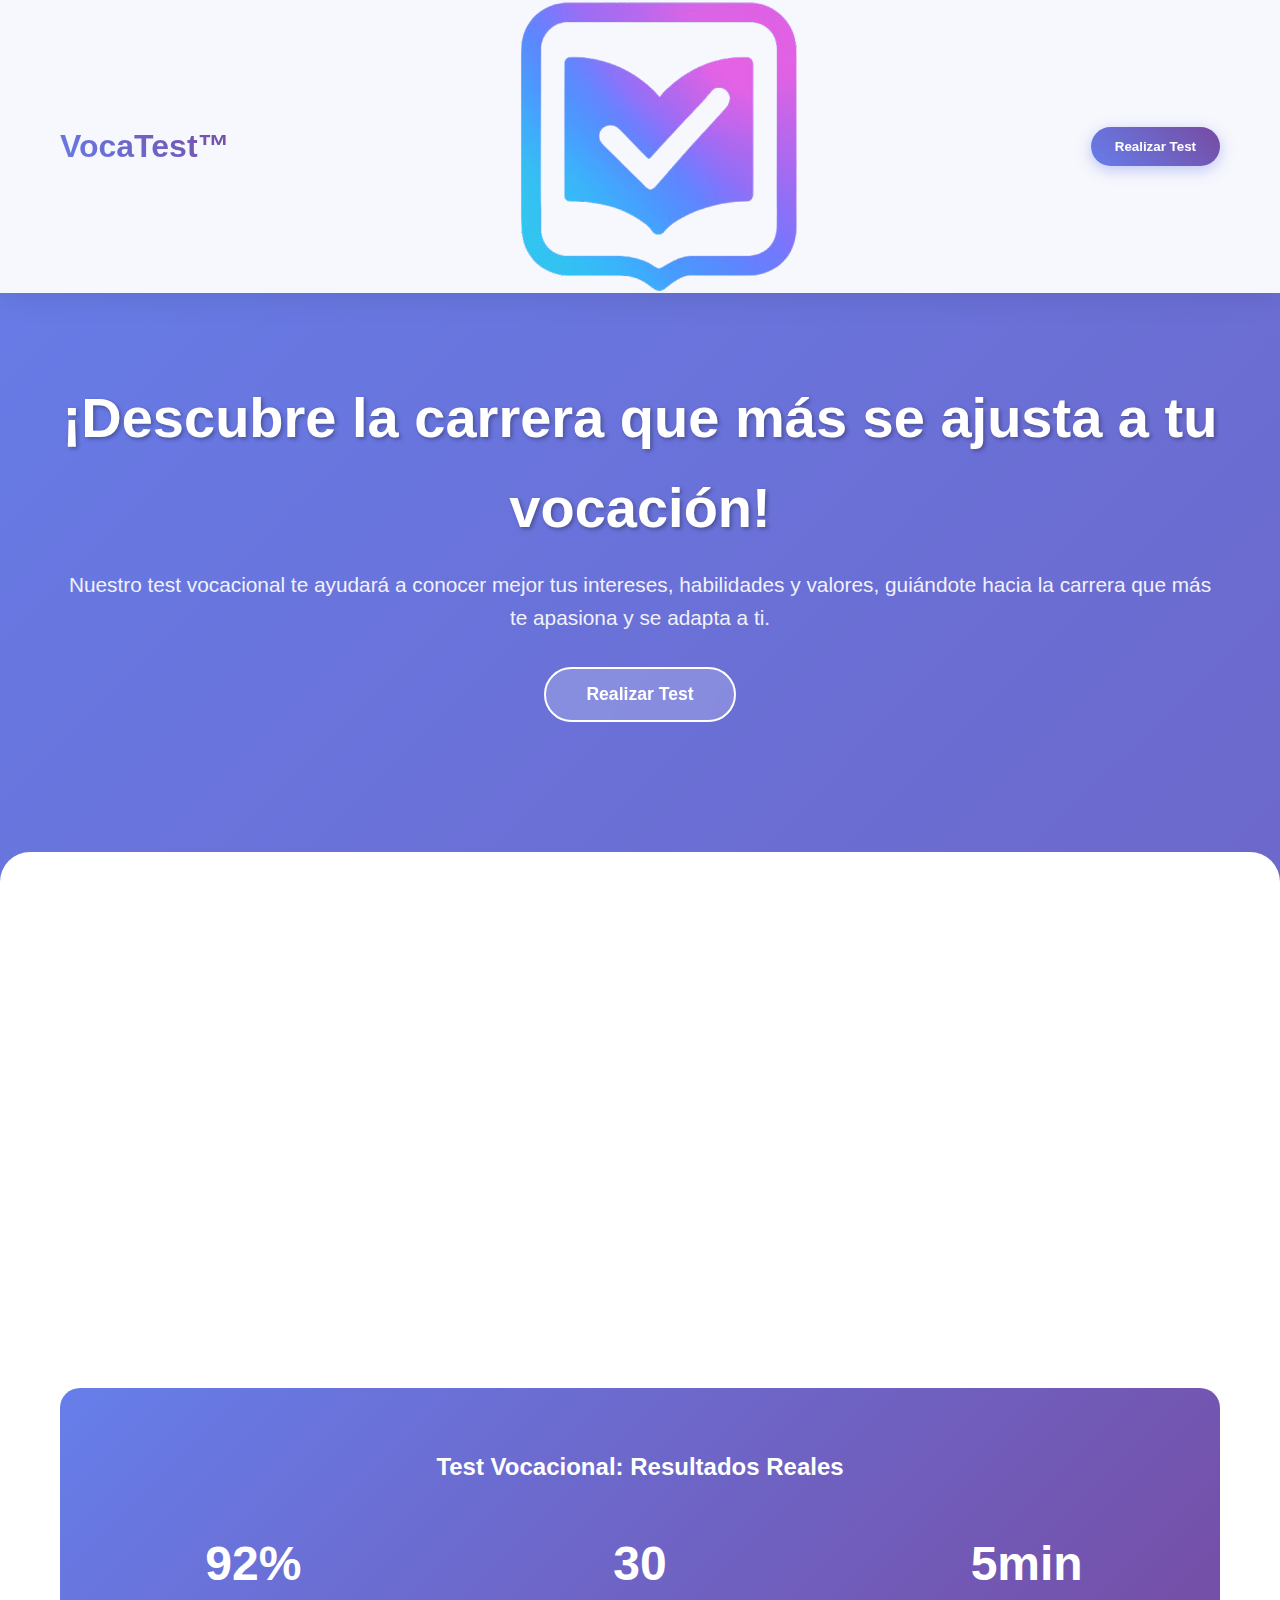
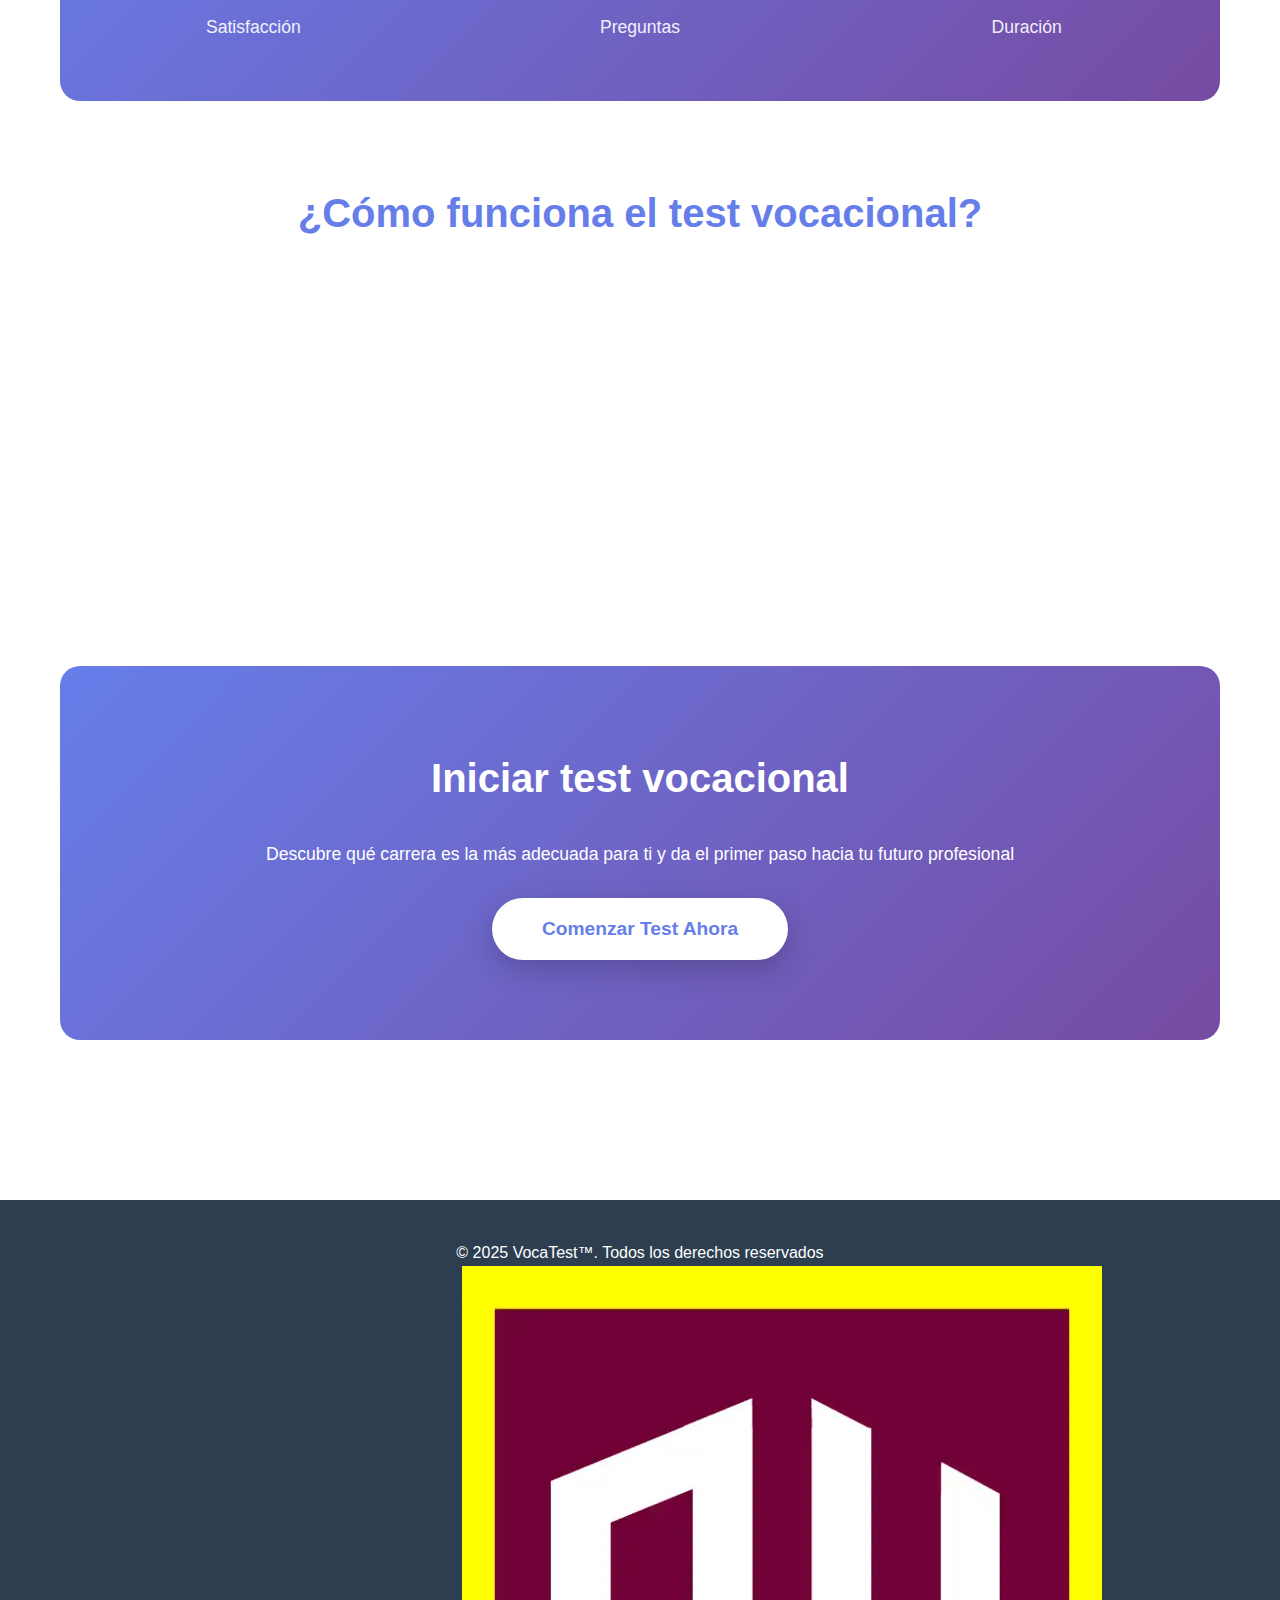
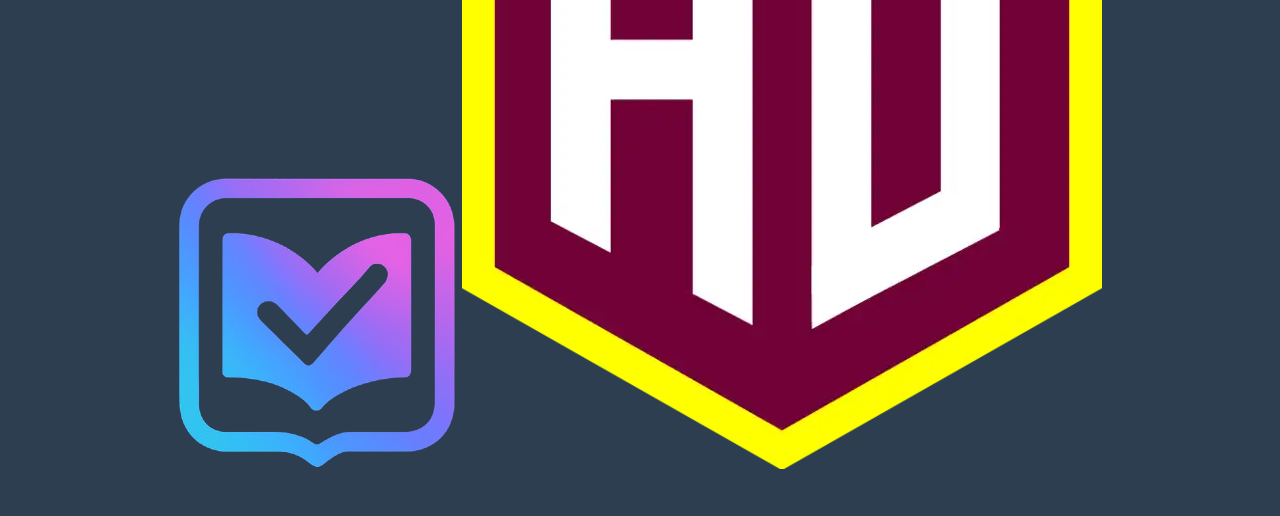
<file: index.html>
<!DOCTYPE html>
<html lang="es">
<head>
    <meta charset="UTF-8">
    <meta name="viewport" content="width=device-width, initial-scale=1.0">
    <title>VocaTest - Descubre tu vocación</title>
    <link rel="icon" href="src/assets/images/favicon/logo.png" type="image/png">
    
    <link rel="stylesheet" href="src/styles/main.css">

</head>
<body>
    <header>
        <nav class="container">
            <div class="logo">VocaTest™</div>
            <img src="src/assets/images/favicon/logo.png" alt="Logo VocaTest" class="logo-img">
            <button class="nav-btn" onclick="startTest()">Realizar Test</button>
        </nav>
    </header>

    <section class="hero">
        <div class="container">
            <h1>¡Descubre la carrera que más se ajusta a tu vocación!</h1>
            <p>Nuestro test vocacional te ayudará a conocer mejor tus intereses, habilidades y valores, guiándote hacia la carrera que más te apasiona y se adapta a ti.</p>
            <button class="hero-btn" onclick="scrollToTest()">Realizar Test</button>
        </div>
    </section>

    <main>
        <div class="container">
            <section class="cards-section">
                <div class="cards-grid">
                    <div class="card fade-in">
                        <h3>¡Descubre tu vocación en minutos!</h3>
                        <p>Con este test vocacional podrás encontrar la carrera que se alinea con tus intereses y fortalezas profesionales.</p>
                    </div>
                    <div class="card fade-in">
                        <h3>Perspectivas que cambian tu futuro</h3>
                        <div class="highlight">92%</div>
                        <p>de los participantes han logrado encontrar una carrera más satisfactoria tras realizar nuestro test vocacional.</p>
                    </div>
                    <div class="card fade-in">
                        <h3>Tu carrera ideal te espera</h3>
                        <div class="highlight">30</div>
                        <p><strong>preguntas</strong> diseñadas para identificar tus intereses, aptitudes y preferencias profesionales.</p>
                    </div>
                </div>
            </section>

            <section class="stats-section">
                <div class="container">
                    <h2>Test Vocacional: Resultados Reales</h2>
                    <div class="stats-grid">
                        <div class="stat-item">
                            <div class="stat-number">92%</div>
                            <div class="stat-label">Satisfacción</div>
                        </div>
                        <div class="stat-item">
                            <div class="stat-number">30</div>
                            <div class="stat-label">Preguntas</div>
                        </div>
                        <div class="stat-item">
                            <div class="stat-number">5min</div>
                            <div class="stat-label">Duración</div>
                        </div>
                    </div>
                </div>
            </section>

            <section class="how-it-works">
                <h2>¿Cómo funciona el test vocacional?</h2>
                <div class="steps">
                    <div class="step fade-in">
                        <div class="step-number">1</div>
                        <h3>Prepárate</h3>
                        <p>Busca un lugar tranquilo donde puedas reflexionar sobre tus intereses y valores personales para dar respuestas honestas.</p>
                    </div>
                    <div class="step fade-in">
                        <div class="step-number">2</div>
                        <h3>Realiza el test</h3>
                        <p>Responde a 30 preguntas diseñadas para evaluar tus preferencias, habilidades y aspiraciones profesionales.</p>
                    </div>
                    <div class="step fade-in">
                        <div class="step-number">3</div>
                        <h3>Recibe tus resultados</h3>
                        <p>Descubre las carreras que mejor se adaptan a tu perfil y las oportunidades que puedes explorar para tu futuro profesional.</p>
                    </div>
                </div>
            </section>

            <section class="cta-section" id="test-section">
                <div class="container">
                    <h2>Iniciar test vocacional</h2>
                    <p style="margin-bottom: 30px; font-size: 1.1rem;">Descubre qué carrera es la más adecuada para ti y da el primer paso hacia tu futuro profesional</p>
                    <button class="cta-btn" onclick="startTest()">Comenzar Test Ahora</button>
                </div>
            </section>
        </div>
    </main>

    <footer>
        <div class="container">
            <p>&copy; 2025 VocaTest™. Todos los derechos reservados</p>
            <div class="container-logos">
                <img src="src/assets/images/favicon/logo.png" alt="Logo VocaTest" class="footer-logo">
                <img src="src/assets/images/logo/logo-iee_alfonso_ugarte.png" alt="Logo IEE Alfonso Ugarte" class="footer-logo">
            </div>
        </div>
    </footer>

    <script src="src/scripts/main.js"></script>

</body>
</html>
</file>
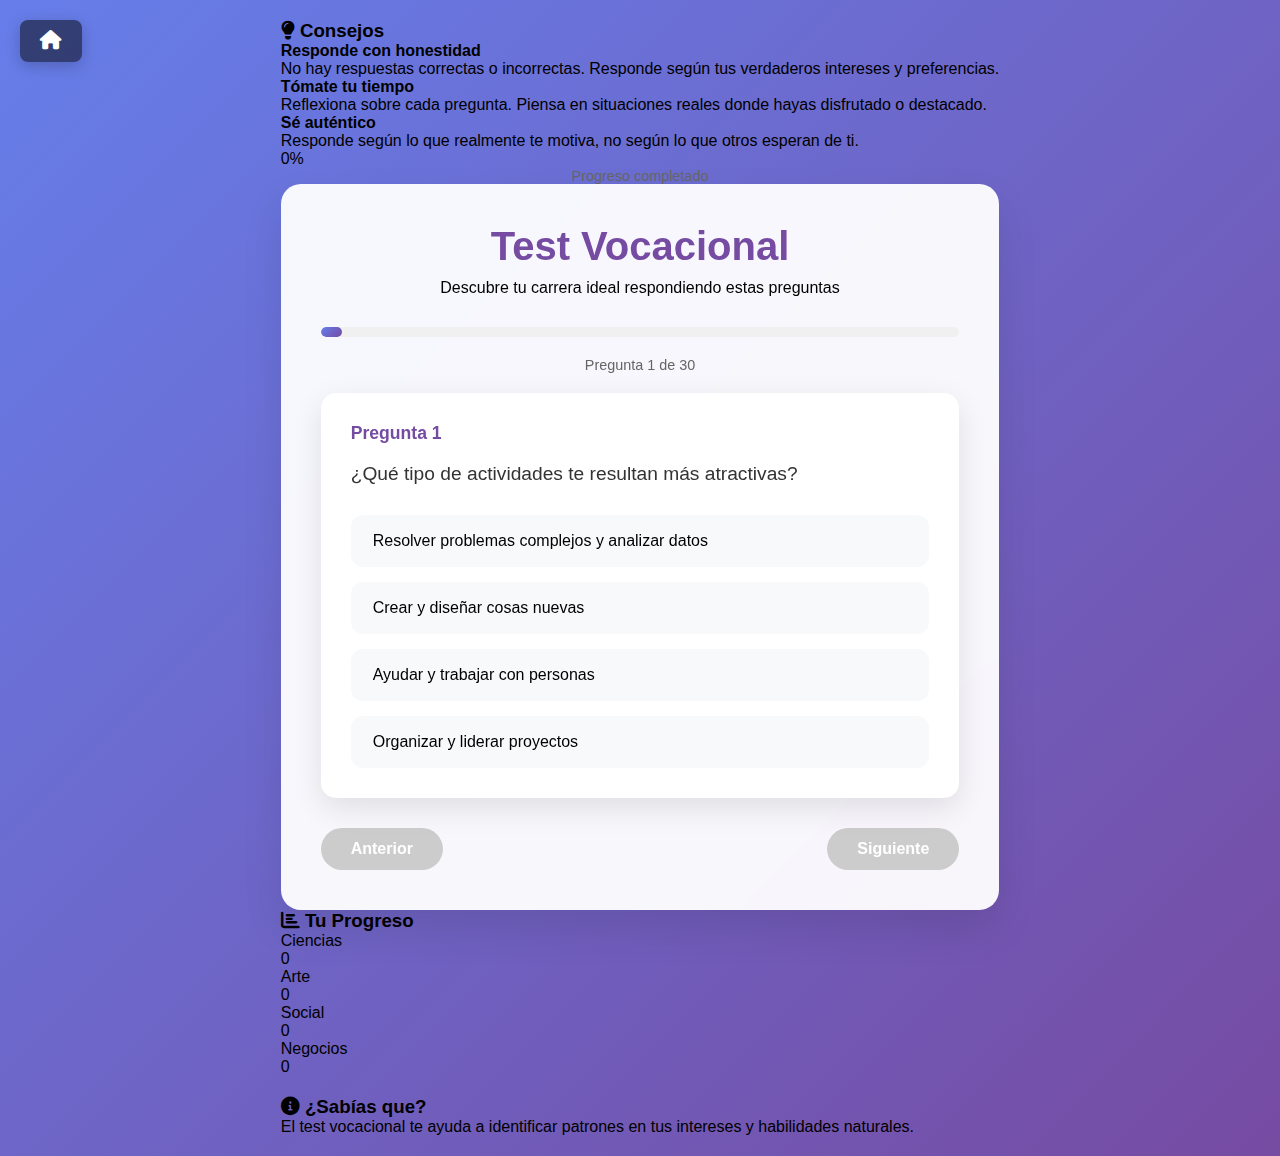
<file: test.html>
<!DOCTYPE html>
<html lang="es">
<head>
    <meta charset="UTF-8">
    <meta name="viewport" content="width=device-width, initial-scale=1.0">
    <title>Test Vocacional</title>
    <link rel="icon" href="src/assets/images/favicon/logo.png" type="image/png">
    <link rel="stylesheet" href="https://cdnjs.cloudflare.com/ajax/libs/font-awesome/6.0.0-beta3/css/all.min.css">

    <link rel="stylesheet" href="src/styles/test.css">

</head>
<body>

    <a href="index.html" class="back-home"><i class="fa-solid fa-house"></i></a>

    <div class="main-layout">
        <!-- Panel Izquierdo -->
        <div class="side-panel" id="left-panel">
            <h3><i class="fas fa-lightbulb"></i> Consejos</h3>
            <div class="info-item">
                <h4>Responde con honestidad</h4>
                <p>No hay respuestas correctas o incorrectas. Responde según tus verdaderos intereses y preferencias.</p>
            </div>
            <div class="info-item">
                <h4>Tómate tu tiempo</h4>
                <p>Reflexiona sobre cada pregunta. Piensa en situaciones reales donde hayas disfrutado o destacado.</p>
            </div>
            <div class="info-item">
                <h4>Sé auténtico</h4>
                <p>Responde según lo que realmente te motiva, no según lo que otros esperan de ti.</p>
            </div>
            
            <div class="stats-circle" id="completion-circle">0%</div>
            <p style="text-align: center; color: #666; font-size: 0.9rem;">Progreso completado</p>
        </div>

        <!-- Contenedor Principal -->
        <div class="container">
            <div class="test-header">
                <h1>Test Vocacional</h1>
                <p>Descubre tu carrera ideal respondiendo estas preguntas</p>
            </div>

            <div id="test-container">
                <div class="progress-container">
                    <div class="progress-bar" id="progress-bar"></div>
                </div>
                <div class="progress-text" id="progress-text">Pregunta 1 de 10</div>

                <div class="question-card" id="question-card">
                    <div class="question-number" id="question-number">Pregunta 1</div>
                    <div class="question-text" id="question-text"></div>
                    <div class="options-container" id="options-container"></div>
                </div>

                <div class="navigation">
                    <button class="nav-btn" id="prev-btn" onclick="previousQuestion()" disabled>Anterior</button>
                    <button class="nav-btn" id="next-btn" onclick="nextQuestion()" disabled>Siguiente</button>
                </div>
            </div>

            <div class="results-container" id="results-container">
                <div class="result-card">
                    <h2 class="result-title" id="result-title"></h2>
                    <p class="result-description" id="result-description"></p>
                    
                    <div class="result-stats" id="result-stats"></div>
                    
                    <div class="career-list" id="career-list"></div>
                    
                    <div class="recommendations" id="recommendations">
                        <h3><i class="fas fa-star"></i> Recomendaciones para ti</h3>
                        <div id="recommendation-list"></div>
                    </div>
                    
                    <button class="restart-btn" onclick="restartTest()">Realizar Test Nuevamente</button>
                </div>
            </div>
        </div>

        <!-- Panel Derecho -->
        <div class="side-panel" id="right-panel">
            <h3><i class="fas fa-chart-bar"></i> Tu Progreso</h3>
            <div id="category-progress">
                <div class="category-indicator">
                    <span>Ciencias</span>
                    <div class="category-bar">
                        <div class="category-fill" id="ciencias-fill"></div>
                    </div>
                    <span id="ciencias-count">0</span>
                </div>
                <div class="category-indicator">
                    <span>Arte</span>
                    <div class="category-bar">
                        <div class="category-fill" id="arte-fill"></div>
                    </div>
                    <span id="arte-count">0</span>
                </div>
                <div class="category-indicator">
                    <span>Social</span>
                    <div class="category-bar">
                        <div class="category-fill" id="social-fill"></div>
                    </div>
                    <span id="social-count">0</span>
                </div>
                <div class="category-indicator">
                    <span>Negocios</span>
                    <div class="category-bar">
                        <div class="category-fill" id="negocios-fill"></div>
                    </div>
                    <span id="negocios-count">0</span>
                </div>
            </div>
            
            <div style="margin-top: 20px;">
                <h3><i class="fas fa-info-circle"></i> ¿Sabías que?</h3>
                <div class="info-item" id="fun-fact">
                    <p>El test vocacional te ayuda a identificar patrones en tus intereses y habilidades naturales.</p>
                </div>
            </div>
        </div>
    </div>

    <script src="src/test/questions.js"></script>
    <script src="src/test/careerProfiles.js"></script>
    <script src="src/scripts/test.js" ></script>

</body>
</file>
<file: src/styles/main.css>
* {
    margin: 0;
    padding: 0;
    box-sizing: border-box;
}

body {
    font-family: 'Segoe UI', Tahoma, Geneva, Verdana, sans-serif;
    line-height: 1.6;
    color: #333;
    background: linear-gradient(135deg, #667eea 0%, #764ba2 100%);
    min-height: 100vh;
}

.container {
    max-width: 1200px;
    margin: 0 auto;
    padding: 0 20px;
}

/* Header */
header {
    background: rgba(255, 255, 255, 0.95);
    backdrop-filter: blur(10px);
    box-shadow: 0 2px 30px rgba(0, 0, 0, 0.1);
    position: sticky;
    top: 0;
    z-index: 100;
}

nav {
    display: flex;
    justify-content: space-between;
    align-items: center;
    padding: 1rem 0;
}

.logo {
    font-size: 2rem;
    font-weight: 800;
    background: linear-gradient(45deg, #667eea, #764ba2);
    -webkit-background-clip: text;
    -webkit-text-fill-color: transparent;
    background-clip: text;
}

.nav-btn {
    background: linear-gradient(45deg, #667eea, #764ba2);
    color: white;
    border: none;
    padding: 12px 24px;
    border-radius: 50px;
    font-weight: 600;
    cursor: pointer;
    transition: all 0.3s ease;
    box-shadow: 0 4px 15px rgba(102, 126, 234, 0.4);
}

.nav-btn:hover {
    transform: translateY(-2px);
    box-shadow: 0 8px 25px rgba(102, 126, 234, 0.6);
}

/* Hero Section */
.hero {
    padding: 80px 0;
    text-align: center;
    color: white;
}

.hero h1 {
    font-size: 3.5rem;
    margin-bottom: 1rem;
    font-weight: 800;
    text-shadow: 2px 2px 4px rgba(0, 0, 0, 0.3);
    animation: fadeInUp 1s ease;
}

.hero p {
    font-size: 1.3rem;
    margin-bottom: 2rem;
    opacity: 0.9;
    animation: fadeInUp 1s ease 0.2s both;
}

.hero-btn {
    background: rgba(255, 255, 255, 0.2);
    color: white;
    border: 2px solid white;
    padding: 15px 40px;
    border-radius: 50px;
    font-size: 1.1rem;
    font-weight: 600;
    cursor: pointer;
    transition: all 0.3s ease;
    backdrop-filter: blur(10px);
    animation: fadeInUp 1s ease 0.4s both;
}

.hero-btn:hover {
    background: white;
    color: #667eea;
    transform: translateY(-3px);
    box-shadow: 0 10px 30px rgba(0, 0, 0, 0.3);
}

/* Main Content */
main {
    background: white;
    border-radius: 30px 30px 0 0;
    margin-top: 50px;
    padding: 80px 0;
}

/* Cards Section */
.cards-section {
    margin-bottom: 80px;
}

.cards-grid {
    display: grid;
    grid-template-columns: repeat(auto-fit, minmax(350px, 1fr));
    gap: 30px;
    margin-top: 50px;
}

.card {
    background: linear-gradient(135deg, #f5f7fa 0%, #c3cfe2 100%);
    padding: 40px;
    border-radius: 20px;
    text-align: center;
    box-shadow: 0 10px 40px rgba(0, 0, 0, 0.1);
    transition: all 0.3s ease;
    position: relative;
    overflow: hidden;
}

.card::before {
    content: '';
    position: absolute;
    top: 0;
    left: 0;
    right: 0;
    height: 4px;
    background: linear-gradient(45deg, #667eea, #764ba2);
}

.card:hover {
    transform: translateY(-10px);
    box-shadow: 0 20px 60px rgba(0, 0, 0, 0.15);
}

.card h3 {
    font-size: 1.5rem;
    margin-bottom: 1rem;
    color: #667eea;
}

.card p {
    color: #666;
    line-height: 1.8;
}

.highlight {
    font-size: 2rem;
    font-weight: 800;
    color: #667eea;
    margin: 1rem 0;
}

/* Stats Section */
.stats-section {
    background: linear-gradient(135deg, #667eea 0%, #764ba2 100%);
    color: white;
    padding: 60px 0;
    border-radius: 20px;
    text-align: center;
    margin: 80px 0;
}

.stats-grid {
    display: grid;
    grid-template-columns: repeat(auto-fit, minmax(200px, 1fr));
    gap: 40px;
    margin-top: 40px;
}

.stat-item {
    text-align: center;
}

.stat-number {
    font-size: 3rem;
    font-weight: 800;
    margin-bottom: 10px;
}

.stat-label {
    font-size: 1.1rem;
    opacity: 0.9;
}

/* How it works */
.how-it-works {
    text-align: center;
    margin: 80px 0;
}

.how-it-works h2 {
    font-size: 2.5rem;
    margin-bottom: 50px;
    color: #667eea;
}

.steps {
    display: grid;
    grid-template-columns: repeat(auto-fit, minmax(250px, 1fr));
    gap: 40px;
    margin-top: 50px;
}

.step {
    text-align: center;
    padding: 30px;
}

.step-number {
    width: 60px;
    height: 60px;
    background: linear-gradient(45deg, #667eea, #764ba2);
    color: white;
    border-radius: 50%;
    display: flex;
    align-items: center;
    justify-content: center;
    font-size: 1.5rem;
    font-weight: 800;
    margin: 0 auto 20px;
}

.step h3 {
    font-size: 1.3rem;
    margin-bottom: 15px;
    color: #667eea;
}

.step p {
    color: #666;
    line-height: 1.6;
}

/* CTA Section */
.cta-section {
    background: linear-gradient(135deg, #667eea 0%, #764ba2 100%);
    color: white;
    padding: 80px 0;
    text-align: center;
    border-radius: 20px;
    margin: 80px 0;
}

.cta-section h2 {
    font-size: 2.5rem;
    margin-bottom: 30px;
}

.cta-btn {
    background: white;
    color: #667eea;
    border: none;
    padding: 20px 50px;
    border-radius: 50px;
    font-size: 1.2rem;
    font-weight: 700;
    cursor: pointer;
    transition: all 0.3s ease;
    box-shadow: 0 10px 30px rgba(0, 0, 0, 0.2);
}

.cta-btn:hover {
    transform: translateY(-3px);
    box-shadow: 0 15px 40px rgba(0, 0, 0, 0.3);
}

/* Footer */
footer {
    background: #2c3e50;
    color: white;
    text-align: center;
    padding: 40px 0;
}

/* Animations */
@keyframes fadeInUp {
    from {
        opacity: 0;
        transform: translateY(30px);
    }
    to {
        opacity: 1;
        transform: translateY(0);
    }
}

.fade-in {
    animation: fadeInUp 1s ease;
}

/* Responsive */
@media (max-width: 768px) {
    .hero h1 {
        font-size: 2.5rem;
    }
    
    .hero p {
        font-size: 1.1rem;
    }
    
    .cards-grid {
        grid-template-columns: 1fr;
    }
    
    .nav-btn {
        padding: 10px 20px;
        font-size: 0.9rem;
    }
}
</file>
<file: src/styles/test.css>
* {
    margin: 0;
    padding: 0;
    box-sizing: border-box;
}
body {
    font-family: 'Segoe UI', Tahoma, Geneva, Verdana, sans-serif;
    background: linear-gradient(135deg, #667eea 0%, #764ba2 100%);
    min-height: 100vh;
    display: flex;
    align-items: center;
    justify-content: center;
    padding: 20px;
}

.back-home{
    position: absolute;
    top: 20px;
    left: 20px;
    color: #fff;
    text-decoration: none;
    font-size: 1.2rem;
    font-weight: 600;
    transition: color 0.3s ease;
    padding: 10px 20px;
    background-color: rgba(0, 0, 0, 0.5);
    border-radius: 8px;
    box-shadow: 0 4px 15px rgba(0, 0, 0, 0.2);
    z-index: 1000;
    transition: .2s;
}

.back-home:hover {
    transform: scale(1.05);
}

.container {
    background: rgba(255, 255, 255, 0.95);
    border-radius: 20px;
    padding: 40px;
    box-shadow: 0 20px 40px rgba(0, 0, 0, 0.1);
    backdrop-filter: blur(10px);
    max-width: 800px;
    width: 100%;
    transition: all 0.5s ease;
}
.test-header {
    text-align: center;
    margin-bottom: 30px;
}
.test-header h1 {
    color: #764ba2;
    font-size: 2.5rem;
    margin-bottom: 10px;
    font-weight: 700;
}
.progress-container {
    background: #f0f0f0;
    border-radius: 25px;
    height: 10px;
    margin: 20px 0;
    overflow: hidden;
}
.progress-bar {
    background: linear-gradient(135deg, #667eea 0%, #764ba2 100%);
    height: 100%;
    border-radius: 25px;
    transition: width 0.3s ease;
    width: 0%;
}
.progress-text {
    text-align: center;
    color: #666;
    font-size: 0.9rem;
    margin-top: 10px;
}
.question-card {
    background: #fff;
    border-radius: 15px;
    padding: 30px;
    margin: 20px 0;
    box-shadow: 0 10px 30px rgba(0, 0, 0, 0.1);
    transform: translateY(20px);
    opacity: 0;
    animation: slideUp 0.5s ease forwards;
}
@keyframes slideUp {
    to {
        transform: translateY(0);
        opacity: 1;
    }
}
.question-number {
    color: #764ba2;
    font-weight: 600;
    font-size: 1.1rem;
    margin-bottom: 15px;
}
.question-text {
    color: #333;
    font-size: 1.2rem;
    line-height: 1.6;
    margin-bottom: 25px;
    font-weight: 500;
}
.options-container {
    display: flex;
    flex-direction: column;
    gap: 15px;
}
.option {
    background: #f8f9fa;
    border: 2px solid transparent;
    border-radius: 12px;
    padding: 15px 20px;
    cursor: pointer;
    transition: all 0.3s ease;
    position: relative;
    overflow: hidden;
}
.option:hover {
    background: linear-gradient(135deg, #667eea 0%, #764ba2 100%);
    color: #fff;
    transform: translateY(-2px);
    box-shadow: 0 5px 15px rgba(102, 126, 234, 0.3);
}
.option.selected {
    background: linear-gradient(135deg, #667eea 0%, #764ba2 100%);
    color: #fff;
    border-color: #764ba2;
}
.option-text {
    font-weight: 500;
    position: relative;
    z-index: 1;
}
.navigation {
    display: flex;
    justify-content: space-between;
    margin-top: 30px;
    gap: 20px;
}
.nav-btn {
    background: linear-gradient(135deg, #667eea 0%, #764ba2 100%);
    color: #fff;
    border: none;
    padding: 12px 30px;
    border-radius: 25px;
    cursor: pointer;
    font-size: 1rem;
    font-weight: 600;
    transition: all 0.3s ease;
    box-shadow: 0 5px 15px rgba(102, 126, 234, 0.3);
}
.nav-btn:hover {
    transform: translateY(-2px);
    box-shadow: 0 8px 25px rgba(102, 126, 234, 0.4);
}
.nav-btn:disabled {
    background: #ccc;
    cursor: not-allowed;
    transform: none;
    box-shadow: none;
}
.results-container {
    display: none;
    text-align: center;
    animation: fadeIn 0.8s ease;
}
@keyframes fadeIn {
    from { opacity: 0; transform: scale(0.9); }
    to { opacity: 1; transform: scale(1); }
}
.result-card {
    background: #fff;
    border-radius: 15px;
    padding: 30px;
    margin: 20px 0;
    box-shadow: 0 10px 30px rgba(0, 0, 0, 0.1);
}
.result-title {
    color: #764ba2;
    font-size: 2rem;
    margin-bottom: 20px;
    font-weight: 700;
}
.result-description {
    color: #666;
    font-size: 1.1rem;
    line-height: 1.8;
    margin-bottom: 25px;
}
.career-list {
    display: grid;
    grid-template-columns: repeat(auto-fit, minmax(250px, 1fr));
    gap: 15px;
    margin-top: 20px;
}
.career-item {
    background: linear-gradient(135deg, #667eea 0%, #764ba2 100%);
    color: #fff;
    padding: 15px;
    border-radius: 10px;
    font-weight: 500;
    transition: transform 0.3s ease;
}
.career-item:hover {
    transform: scale(1.05);
}
.restart-btn {
    background: #fff;
    color: #764ba2;
    border: 2px solid #764ba2;
    padding: 12px 30px;
    border-radius: 25px;
    cursor: pointer;
    font-size: 1rem;
    font-weight: 600;
    margin-top: 30px;
    transition: all 0.3s ease;
}
.restart-btn:hover {
    background: #764ba2;
    color: #fff;
}
@media (max-width: 768px) {

    .back-home {
        position: fixed;
        top: 10px;
        left: 10px;
        font-size: 1rem;
        padding: 8px 16px;
    }

    .container {
        padding: 20px;
        margin: 10px;
    }
    
    .test-header h1 {
        font-size: 2rem;
    }
    
    .navigation {
        flex-direction: column;
    }
    
    .nav-btn {
        width: 100%;
    }
}
</file>
